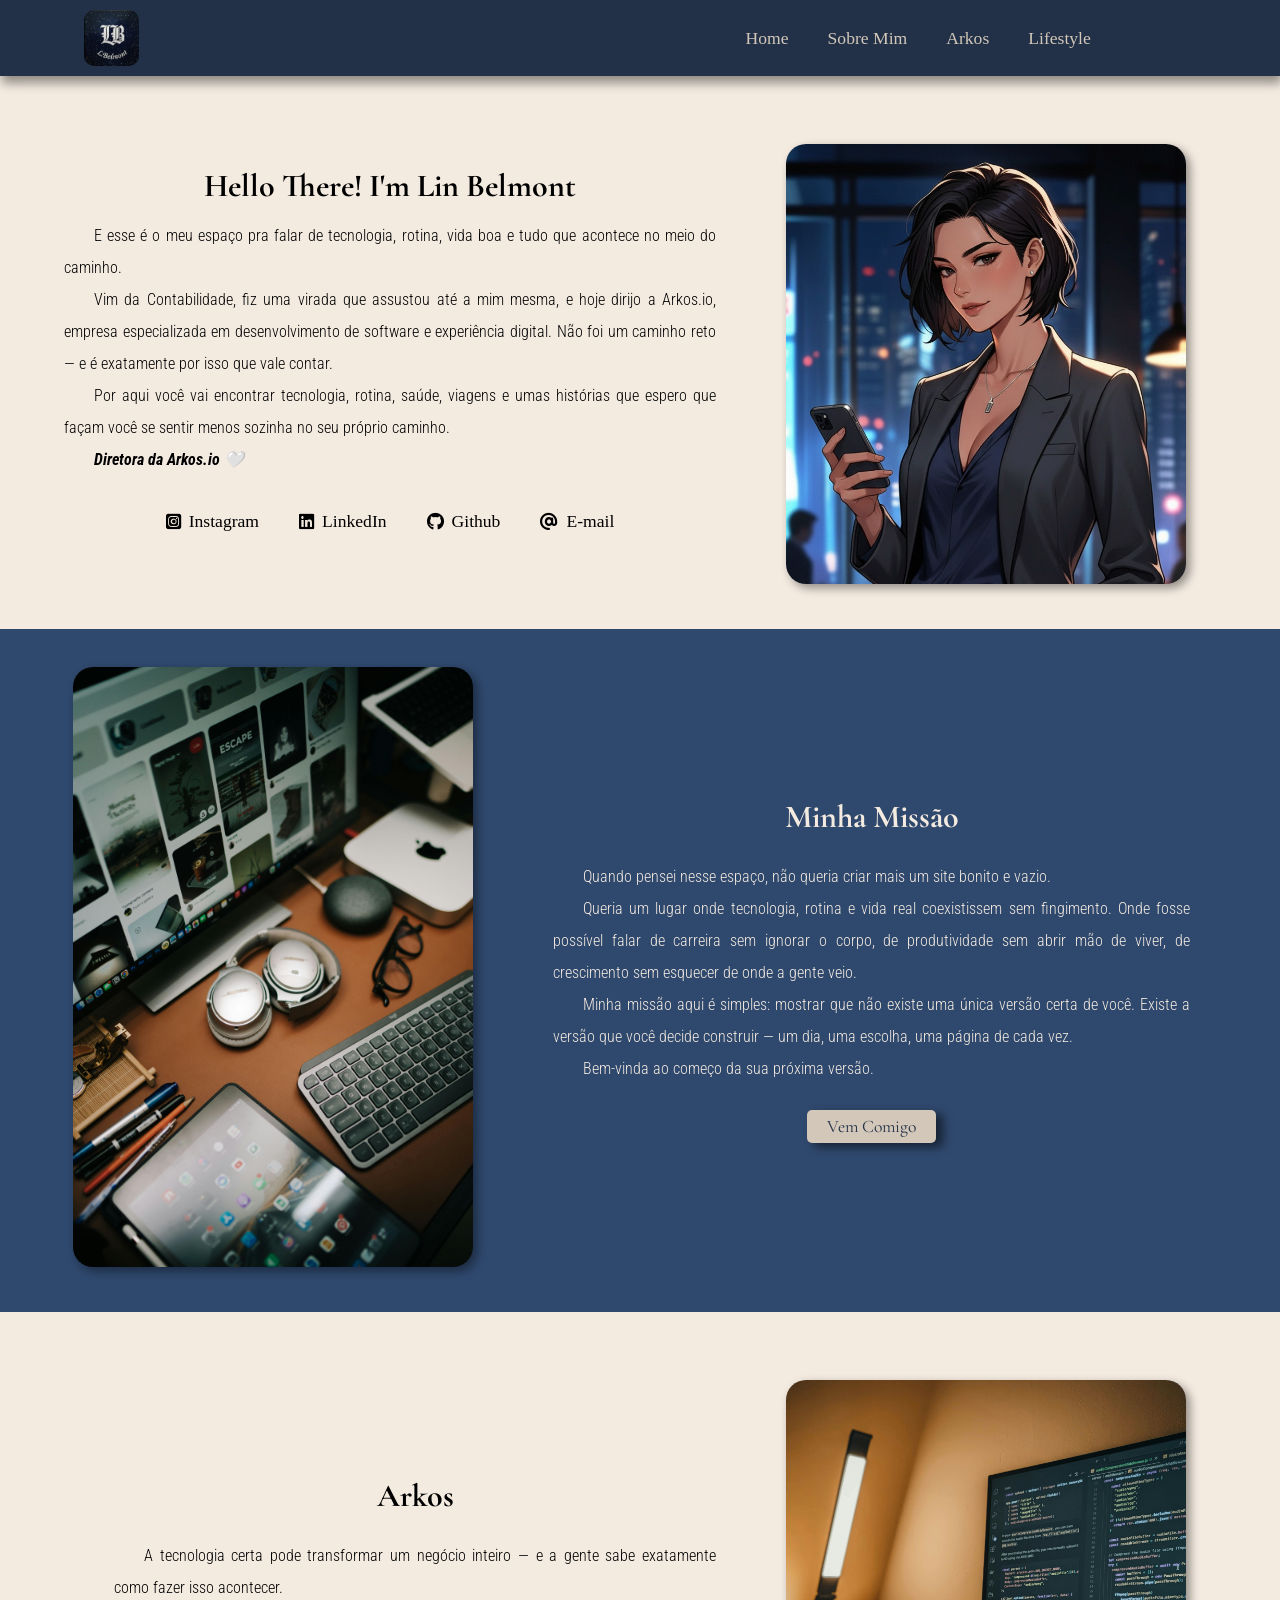
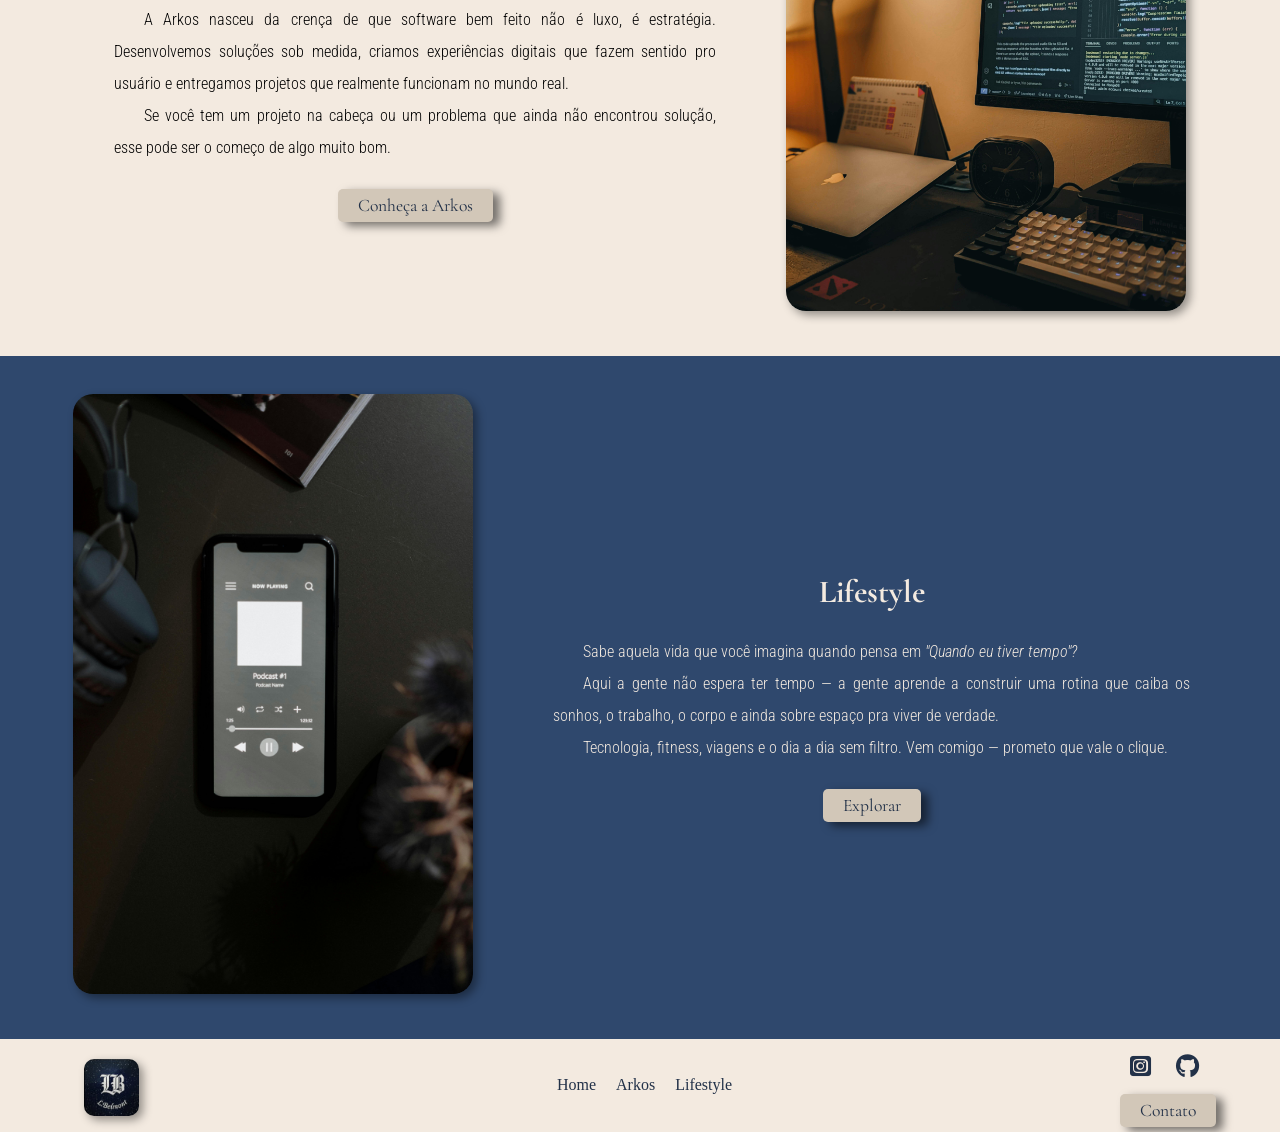
<file: index.html>
<!DOCTYPE html>
<html lang="pt-br">
<head>
    <meta charset="UTF-8">
    <meta name="viewport" content="width=device-width, initial-scale=1.0">
    <title>Lin Belmont</title>
    <link rel="shortcut icon" href="imagens/monograma-pq.jpg" type="image/x-icon">
    <link rel="stylesheet" href="style.css">
    <link rel="stylesheet" href="https://cdnjs.cloudflare.com/ajax/libs/font-awesome/6.5.1/css/all.min.css">
</head>
<body>
    <header>
        <img src="imagens/monograma-pq.jpg" alt="Monograma do nome Lin Belmont">
        <nav>
            <a href="#">Home</a>
            <a href="#">Sobre Mim</a>
            <a href="#">Arkos</a>
            <a href="#">Lifestyle</a>
        </nav>
    </header>

    <main>
        <div class="bloco-um">
            <div class="bloco-um-texto">
                <h1>Hello There! I'm Lin Belmont</h1>
                
                <p> E esse é o meu espaço pra falar de tecnologia, rotina, vida boa e tudo que acontece no meio do caminho.</p>
                <p> Vim da Contabilidade, fiz uma virada que assustou até a mim mesma, e hoje dirijo a Arkos.io, empresa especializada em desenvolvimento de software e experiência digital. Não foi um caminho reto — e é exatamente por isso que vale contar.</p>
                <p>Por aqui você vai encontrar tecnologia, rotina, saúde, viagens e umas histórias que espero que façam você se sentir menos sozinha no seu próprio caminho.</p>
                <p> <strong><em> Diretora da Arkos.io 🤍</em></strong></p>

                <nav class="redes-sociais">
                    <a class="redes-sociais-icone" href="#"> <i class="fa-brands fa-square-instagram"></i>Instagram</a>
                    <a href="#"> <i class="fa-brands fa-linkedin"></i>LinkedIn</a>
                    <a href="#"><i class="fa-brands fa-github"></i>Github</a>
                    <a href="#"><i class="fa-solid fa-at"></i>E-mail</a>
                </nav>
            </div>
            <img src="imagens/lin-belmont-foto-perfil-pq.jpg" alt="Foto de perfil de Lin Belmont">
        </div>

        <div class="bloco-dois">
            <img class="image-missao" src="imagens/missao-new.jpg" alt="">
            <div class="bloco-dois-texto">
                <h2 class="subtitulo" >Minha Missão</h2>
                <p>Quando pensei nesse espaço, não queria criar mais um site bonito e vazio.</p>
                <p>Queria um lugar onde tecnologia, rotina e vida real coexistissem sem fingimento. Onde fosse possível falar de carreira sem ignorar o corpo, de produtividade sem abrir mão de viver, de crescimento sem esquecer de onde a gente veio.</p>
                <p>Minha missão aqui é simples: mostrar que não existe uma única versão certa de você. Existe a versão que você decide construir — um dia, uma escolha, uma página de cada vez.</p>
                <p>Bem-vinda ao começo da sua próxima versão.</p>
                
                <button class="botao" >Vem Comigo</button>
            </div>
            
        </div>

        <div class="bloco-tres">
            <div class="bloco-tres-texto" >
                <h2 class="subtitulo">Arkos</h2>
                <p>A tecnologia certa pode transformar um negócio inteiro — e a gente sabe exatamente como fazer isso acontecer.</p>
                <p>A Arkos nasceu da crença de que software bem feito não é luxo, é estratégia. Desenvolvemos soluções sob medida, criamos experiências digitais que fazem sentido pro usuário e entregamos projetos que realmente funcionam no mundo real.</p>
                <p>Se você tem um projeto na cabeça ou um problema que ainda não encontrou solução, esse pode ser o começo de algo muito bom.</p>
                <button>Conheça a Arkos</button>
            </div>
            <img class="imagem-teste" src="imagens/arkos-new.jpg" alt="">
        </div>

        <div class="bloco-quatro">
            <img src="imagens/pexels-cottonbro-6686426.jpg" alt="">
            <div class="bloco-quatro-texto" >
                <h2 class="subtitulo">Lifestyle</h2>
                <p>Sabe aquela vida que você imagina quando pensa em <em> "Quando eu tiver tempo"?</em></p>
                <p>Aqui a gente não espera ter tempo — a gente aprende a construir uma rotina que caiba os sonhos, o trabalho, o corpo e ainda sobre espaço pra viver de verdade.</p>
                <p>Tecnologia, fitness, viagens e o dia a dia sem filtro. Vem comigo — prometo que vale o clique.</p>
                <button>Explorar</button>
            </div>
            
        </div>

        <footer>
            
                <img src="imagens/monograma-pq.jpg" alt="Monograma Lin Belmont">
                <nav class="footer-inicio" >
                    <a href="#">Home</a>
                    <a href="#">Arkos</a>
                    <a href="#">Lifestyle</a>
                </nav>
                
            <div class="contatos" >
                <nav class="footer-contatos" >
                    <a class="redes-sociais-icone" href="#"> <i class="fa-brands fa-square-instagram"></i></a>
                    <a href="#"><i class="fa-brands fa-github"></i></a>
                </nav>
                <button>Contato</button>
            </div>
            
        </footer>

    </main>

</body>
</html>
</file>
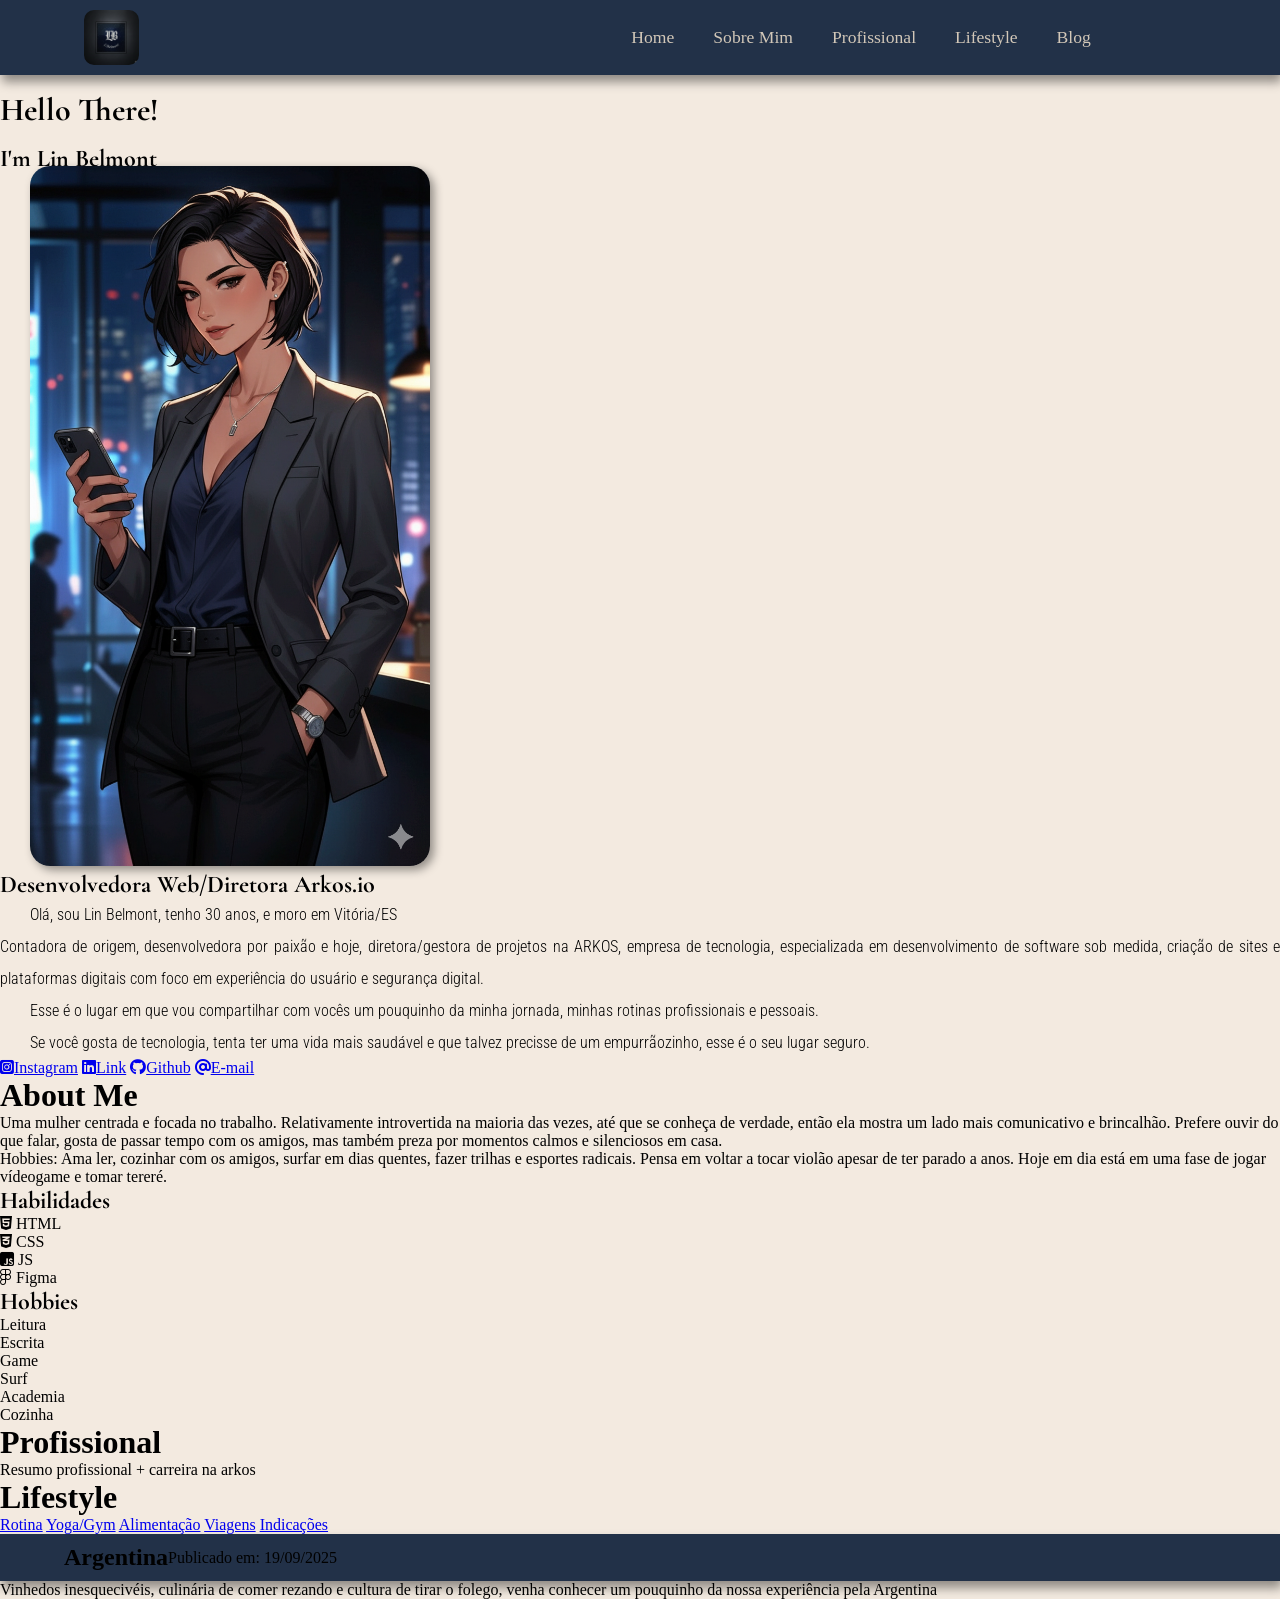
<file: aboutme.html>
<!DOCTYPE html>
<html lang="pt-br">
<head>
    <meta charset="UTF-8">
    <meta name="viewport" content="width=device-width, initial-scale=1.0">
     <link rel="stylesheet" href="https://cdnjs.cloudflare.com/ajax/libs/font-awesome/6.4.0/css/all.min.css">
    <title>Lin Belmont</title>
    <link rel="stylesheet" href="style.css">
</head>
<body>
    <header>

        <img src="imagens/monograma.png" alt="Monograma com o nome de Lin Belmont">
        <nav>
            <a href="#">Home</a>
            <a href="aboutme.html">Sobre Mim</a>
            <a href="#">Profissional</a>
            <a href="#">Lifestyle</a>
            <a href="#">Blog</a>                
        </nav>
    </header>
    
    <main>
        <h1 class="hello">Hello There!</h1>
        <h2 class="hello-sub">I'm Lin Belmont</h2>
        <img class="perfil" src="imagens/lin-belmont-foto-perfil.png" alt="Foto de Perfil de Lin Belmont">
        <h2>Desenvolvedora Web/Diretora Arkos.io</h2>
        <p>Olá, sou Lin Belmont, tenho 30 anos, e moro em Vitória/ES <br>
        Contadora de origem, desenvolvedora por paixão e hoje, diretora/gestora de projetos na ARKOS, empresa de tecnologia, especializada em desenvolvimento de software sob medida, criação de sites e plataformas digitais com foco em experiência do usuário e segurança digital.</p>
        <p>Esse é o lugar em que vou compartilhar com vocês um pouquinho da minha jornada, minhas rotinas profissionais e pessoais.</p>
        <p>Se você gosta de tecnologia, tenta ter uma vida mais saudável e que talvez precisse de um empurrãozinho, esse é o seu lugar seguro.</p>  
        <a href="#"> <i class="fa-brands fa-square-instagram"></i>Instagram</a>
        <a href="#"> <i class="fa-brands fa-linkedin"></i>Link</a>
        <a href="#"><i class="fa-brands fa-github"></i>Github</a>
        <a href="#"><i class="fa-solid fa-at"></i>E-mail</a>  
    </main>

    <h1>About Me</h1>
    <p>Uma mulher centrada e focada no trabalho. Relativamente introvertida na maioria das vezes, até que se conheça de verdade, então ela mostra um lado mais comunicativo e brincalhão. Prefere ouvir do que falar, gosta de passar tempo com os amigos, mas também preza por momentos calmos e silenciosos em casa.</p>
    <p>Hobbies: Ama ler, cozinhar com os amigos, surfar em dias quentes, fazer trilhas e esportes radicais. Pensa em voltar a tocar violão apesar de ter parado a anos. Hoje em dia está em uma fase de jogar vídeogame e tomar tereré.</p>
    <h2>Habilidades</h2>
    <ul>
        <li><i class="fa-brands fa-html5"></i> HTML</li>
        <li><i class="fa-brands fa-css3-alt"></i> CSS</li>
        <li><i class="fa-brands fa-square-js"></i> JS</li>
        <li><i class="fa-brands fa-figma"></i> Figma</li>
    </ul>
    <h2>Hobbies</h2>
    <ul>
        <li>Leitura</li>
        <li>Escrita</li>
        <li>Game</li>
        <li>Surf</li>
        <li>Academia</li>
        <li>Cozinha</li>
    </ul>
    <h1>Profissional</h1>
    <p>Resumo profissional + carreira na arkos</p>
    <h1>Lifestyle</h1>
    <nav>
        <a href="#">Rotina</a>
        <a href="#">Yoga/Gym</a>
        <a href="#">Alimentação</a>
        <a href="#">Viagens</a>
        <a href="#">Indicações</a>
    </nav>
    <article>
        <header>
            <h1>Argentina</h1>
            <p>Publicado em: 19/09/2025</p>
        </header>
        <p>Vinhedos inesquecivéis, culinária de comer rezando e cultura de tirar o folego, venha conhecer um pouquinho da nossa experiência pela Argentina</p>
    </article>

</body>
</html>
</file>
<file: style.css>
@charset "UTF-8";

@import url('https://fonts.googleapis.com/css2?family=Cormorant+Garamond:ital,wght@0,300..700;1,300..700&family=Montserrat:ital,wght@0,100..900;1,100..900&display=swap');

@import url('https://fonts.googleapis.com/css2?family=Roboto+Condensed:ital,wght@0,100..900;1,100..900&display=swap');

:root {
    --cor0: #2F486D;
    --cor1: #F3EAE0;
    --cor2: #223148;
    --cor3: #D2C7B8;

    --font-destaque: "Cormorant Garamond", serif;;
    --font-padrao: "Roboto Condensed", Arial, sans-serif;
}

* {
    margin: 0px;
    padding: 0px;
    box-sizing: border-box;
}

body {
    background-color: var(--cor1);
}

header {
    background-color: var(--cor2);
    display: flex;
    align-items: center;
    padding: 10px 5%; /* O 5% cria um respiro nas laterais do site */
    box-shadow: 2px 7px 10px rgba(0, 0, 0, 0.411);
}

header img {
    border-radius: 10px;    
    width: 55px;
    margin-left: 20px;
    
}

header nav {
    margin-left: auto;   /* Empurra o menu para a direita */
    margin-right: 10%;   /* Ajuste este valor para controlar a distância da borda direita */
   
}

header nav a {
    margin-left: 15px;
    color: var(--cor3);
    text-decoration: none;
    font-size: 1.1em;
    padding: 10px;
}

nav a:hover {
    border-radius: 5px;
    background-color: var(--cor1);
    color: var(--cor2);
}

main h1,h2 {
    font-family: var(--font-destaque);
}

main h1 {
    padding: 15px 0px;
}

main p {
    text-align: justify;
    text-indent: 30px;
    font-family: var(--font-padrao);
    font-weight: 300;
    line-height: 2em;
}

.bloco-um, .bloco-tres {
    display: flex;
    align-items: flex-start; /* Alinha pelo topo para o margin-top negativo da imagem funcionar melhor */
    justify-content: space-between;
    gap: 40px;
    padding: 45px 5%; /* Aumentei um pouco para não colar na borda em telas médias */
    margin-top: 30px;  
}

.bloco-um-texto, .bloco-dois-texto, .bloco-quatro-texto {
    text-align: center;
    flex: 1;
}

main img {
    max-width: 400px;
    width: 100%; 
    height: auto; 
    flex-shrink: 0; /* Bloqueia a distorção lateral */
    margin: -7px 30px 0px 30px;
    border-radius: 20px;
    box-shadow: 4px 4px 10px rgba(0, 0, 0, 0.404);
}

.redes-sociais {
    display: flex;
    gap: 20px;
    margin-top: 25px;
    font-size: 1.1em;
    justify-content: center;
}

.redes-sociais > a {
    text-decoration: none;
    padding: 10px;
    color: black;
    display: flex;
    gap: 8px;
    align-items: center;
}

.redes-sociais-icone {
    padding-left: 10px;
}

.redes-sociais > a:hover {
    background-color: var(--cor2);
    color: var(--cor1);
}

.bloco-dois, .bloco-quatro {
    background-color: var(--cor0);
    color: var(--cor1);
    display: flex;
    align-items: center;
    gap: 50px;
    padding: 45px 90px 45px 0px;
}

.bloco-dois > img {
    margin-left: 73px;
}


.subtitulo {
    margin-bottom: 25px;
    font-size: 2em;
}

button {
    font-family: var(--font-destaque);
    font-size: 1.1em;
    background-color: var(--cor3);
    color: var(--cor2);
    border: none;
    padding: 6px 20px;
    border-radius: 5px;
    margin-top: 25px;
    box-shadow: 7px 4px 10px rgba(0, 0, 0, 0.527);
    }

button:hover {
    cursor: pointer;
    transform: translateY(-2px);

}

.bloco-tres-texto {
    text-align: center;
    flex: 1;
    margin: auto;
    margin-left: 50px;
}

.imagem-teste {
    max-width: 400px;
    width: 100%; 
    height: auto; 
    flex-shrink: 0; /* Bloqueia a distorção lateral */
    margin: -7px 30px 0px 30px;
    border-radius: 20px;
    box-shadow: 4px 4px 10px rgba(0, 0, 0, 0.404);

}

.bloco-quatro > img {
    margin-left: 73px;
}

footer {
    display: flex;
    justify-content: space-between; /* Distribui os 3 blocos: esquerda, centro e direita */
    align-items: center;           /* Alinha todos verticalmente ao centro */
    padding:5px 5%;
   
}


footer img {
    border-radius: 10px;    
    width: 55px;
    margin-left: 20px;
    margin-top: 5px;
}

.footer-inicio {
    display: flex;
    gap: 20px;
}

.footer-inicio a {
    text-decoration: none;
    color: var(--cor2);
}

.footer-inicio a:hover {
    background-color: var(--cor0);
    padding: 10px;
    color: var(--cor1);
}


.contatos {
    display: flex;
    flex-direction: column; 
    margin-top: 10px;
}

.footer-contatos {
    display: flex;
    gap: 25px;  
}

.footer-contatos i {
    font-size: 24px;  
    color: var(--cor2)
}

footer button {
    font-family: var(--font-destaque);
    font-size: 1.1em;
    background-color: var(--cor3);
    color: var(--cor2);
    border: none;
    padding: 6px 20px;
    border-radius: 5px;
    margin-top: 15px;
    box-shadow: 7px 4px 10px rgba(0, 0, 0, 0.527);
}



@media (max-width: 1024px) {
    .bloco-um, .bloco-tres {
        gap: 20px;
        padding: 30px 4%;
    }
 
    main img {
        max-width: 300px;
    }
 
    .imagem-teste {
        max-width: 300px;
    }
 
    .bloco-dois, .bloco-quatro {
        padding: 40px 5%;
    }
 
    .bloco-dois > img,
    .bloco-quatro > img {
        margin-left: 30px;
    }
}

@media (max-width: 412px) {
 
    /* Header empilhado verticalmente */
    header {
        flex-direction: column;
        gap: 10px;
        padding: 15px 5%;
        text-align: center;
    }
 
    header img {
        margin-left: 0;
    }
 
    header nav {
        margin-left: 0;
        margin-right: 0;
        display: flex;
        flex-wrap: wrap;
        justify-content: center;
        gap: 5px;
    }
 
    header nav a {
        padding: 6px 10px;
        font-size: 1em;
    }
 
    /* Redes sociais quebram em duas linhas sem criar scroll horizontal */
    .redes-sociais {
        flex-wrap: wrap;
        justify-content: center;
        gap: 10px;
    }
 
    .redes-sociais > a {
        font-size: 0.9em;
        padding: 6px 8px;
    }
 
    /* Footer empilhado verticalmente */
    footer {
        flex-direction: column;
        align-items: center;
        gap: 15px;
        padding: 15px 5%;
        text-align: center;
    }
 
    footer img {
        margin-left: 0;
    }
 
    .footer-inicio {
        justify-content: center;
        flex-wrap: wrap;
    }
 
    .contatos {
        align-items: center;
        margin-top: 0;
    }
}

@media (max-width: 768px) {
    .bloco-um {
        flex-direction: column-reverse; /* Inverte a ordem e empilha: imagem em cima, texto embaixo */
        align-items: center;           /* Centraliza tudo no meio da tela do celular */
        text-align: center;
        gap: 20px;                     /* Diminui o espaço entre eles no mobile */
        padding: 20px 5%;
    }

    main img {
        max-width: 250px;              /* Diminui o tamanho da foto no celular */
        margin: 0;                     /* Remove as margens negativas/laterais que usamos no desktop */
    }
    
    .bloco-um-texto {
        max-width: 100%;
    }

    .bloco-dois{
        flex-direction: column-reverse; /* Inverte a ordem e empilha: imagem em cima, texto embaixo */
        align-items: center;           /* Centraliza tudo no meio da tela do celular */
        text-align: center;
        gap: 20px;                     /* Diminui o espaço entre eles no mobile */
        padding: 5%;
        padding-top: 40px 5%;
    }

    .bloco-dois-texto {
        max-width: 100%;
        padding-right: 0px;
    }

    .bloco-dois > img {
        margin-left: 0px;
        margin-top: 20px;
    }

    .bloco-tres {
        flex-direction: column; /* Inverte a ordem e empilha: imagem em cima, texto embaixo */
        align-items: center;           /* Centraliza tudo no meio da tela do celular */
        text-align: center;
        gap: 20px;                     /* Diminui o espaço entre eles no mobile */
        padding: 5%;
        padding-top: 20px;
    }

    .bloco-tres-texto {
        max-width: 100%;
        margin-left: 0px;
        margin-bottom: 20px;
    }

    .bloco-quatro {
        flex-direction: column-reverse; /* Inverte a ordem e empilha: imagem em cima, texto embaixo */
        align-items: center;           /* Centraliza tudo no meio da tela do celular */
        text-align: center;
        gap: 20px;                     /* Diminui o espaço entre eles no mobile */
        padding: 5%;
        padding-top: 40px 5%;

    }

    .bloco-quatro > img {
        margin-left: 0px;
        margin-top: 20px;
    }

    .imagem-teste {
        max-width: 250px;
        margin: 0;
    }

}
</file>
